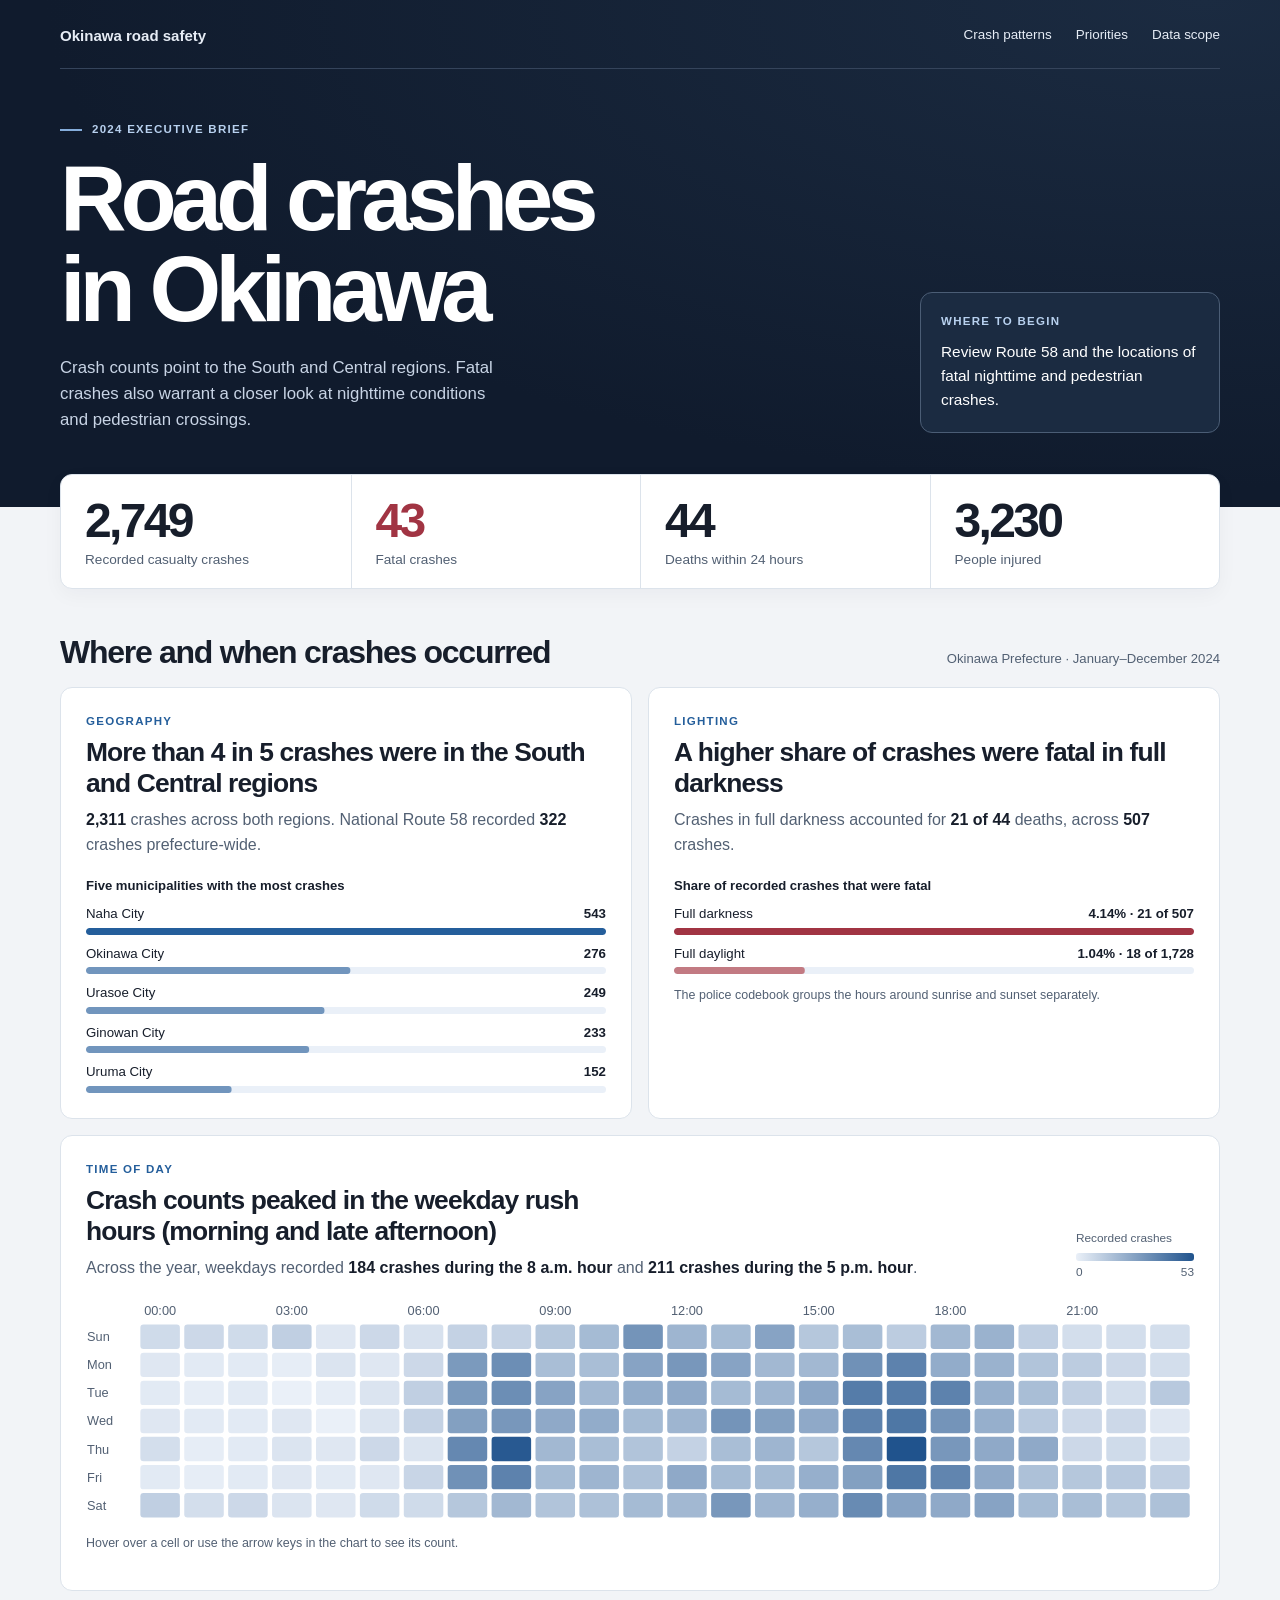
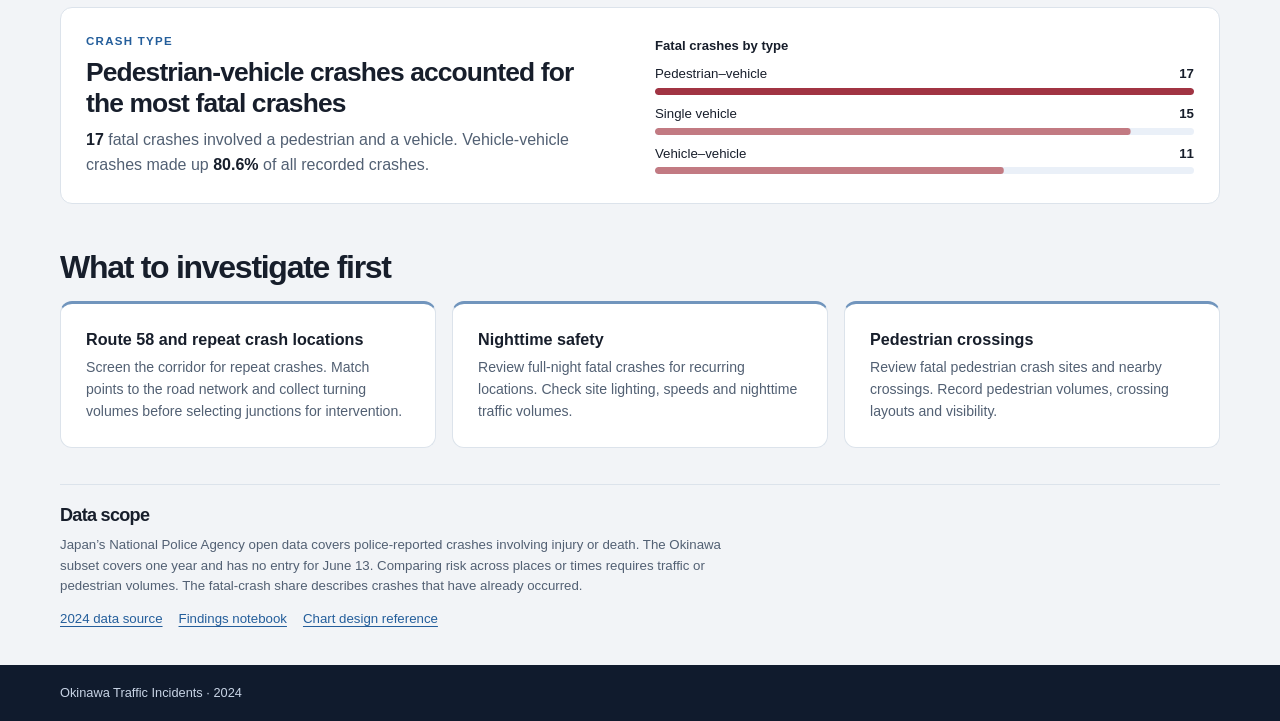
<file: index.html>
<!doctype html>
<html lang="en">
<head>
  <meta charset="utf-8">
  <meta name="viewport" content="width=device-width, initial-scale=1">
  <title>Okinawa road safety | 2024 executive brief</title>
  <link rel="stylesheet" href="styles.css">
  <script defer src="vendor/d3.min.js"></script>
  <script defer src="data.js"></script>
  <script defer src="charts.js"></script>
</head>
<body>
  <header class="masthead">
    <div class="wrap">
      <div class="masthead-bar">
        <a class="wordmark" href="#overview">Okinawa road safety</a>
        <nav aria-label="Report sections">
          <a href="#patterns">Crash patterns</a>
          <a href="#priorities">Priorities</a>
          <a href="#data-scope">Data scope</a>
        </nav>
      </div>
      <div class="intro" id="overview">
        <div>
          <p class="eyebrow"><span class="accent-line"></span>2024 executive brief</p>
          <h1>Road crashes<br>in Okinawa</h1>
          <p class="intro-copy">Crash counts point to the South and Central regions. Fatal crashes also warrant a closer look at nighttime conditions and pedestrian crossings.</p>
        </div>
        <aside class="intro-note">
          <p class="eyebrow">Where to begin</p>
          <p>Review Route 58 and the locations of fatal nighttime and pedestrian crashes.</p>
        </aside>
      </div>
    </div>
  </header>

  <main class="wrap">
    <noscript><p class="notice">Enable JavaScript to display the charts and figures.</p></noscript>
    <section class="metrics" aria-label="2024 in figures">
      <div><p class="metric" data-metric="crashes">—</p><p>Recorded casualty crashes</p></div>
      <div><p class="metric fatal" data-metric="fatal_crashes">—</p><p>Fatal crashes</p></div>
      <div><p class="metric" data-metric="deaths">—</p><p>Deaths within 24 hours</p></div>
      <div><p class="metric" data-metric="injuries">—</p><p>People injured</p></div>
    </section>

    <section class="section" id="patterns">
      <div class="section-header">
        <h2>Where and when crashes occurred</h2>
        <p>Okinawa Prefecture · January–December 2024</p>
      </div>
      <div class="panel-grid">
        <article class="panel">
          <p class="eyebrow">Geography</p>
          <h3>More than 4 in 5 crashes were in the South and Central regions</h3>
          <p><strong id="regional-count"></strong> crashes across both regions. National Route 58 recorded <strong id="route-count"></strong> crashes prefecture-wide.</p>
          <figure>
            <figcaption>Five municipalities with the most crashes</figcaption>
            <div id="municipalities" class="bar-list"></div>
          </figure>
        </article>
        <article class="panel">
          <p class="eyebrow">Lighting</p>
          <h3>A higher share of crashes were fatal in full darkness</h3>
          <p>Crashes in full darkness accounted for <strong id="night-deaths"></strong> deaths, across <strong id="night-crashes"></strong> crashes.</p>
          <figure>
            <figcaption>Share of recorded crashes that were fatal</figcaption>
            <div id="lighting" class="bar-list"></div>
          </figure>
          <p class="chart-note">The police codebook groups the hours around sunrise and sunset separately.</p>
        </article>
      </div>

      <article class="panel time-panel">
        <div class="chart-heading">
          <div>
            <p class="eyebrow">Time of day</p>
            <h3>Crash counts peaked in the weekday rush hours (morning and late afternoon)</h3>
            <p>Across the year, weekdays recorded <strong id="morning-peak"></strong> and <strong id="afternoon-peak"></strong>.</p>
          </div>
          <div class="heat-legend" aria-label="Heatmap color scale">
            <span>Recorded crashes</span>
            <div class="heat-gradient"></div>
            <div class="legend-labels"><span>0</span><span id="heat-max"></span></div>
          </div>
        </div>
        <figure>
          <div class="heat-scroll" tabindex="0" role="region" aria-label="Crash heatmap. On a narrow screen, scroll to see all 24 hours.">
            <div id="heatmap"></div>
          </div>
          <figcaption class="chart-note" id="heat-detail" aria-live="polite">Hover over a cell or use the arrow keys in the chart to see its count.</figcaption>
        </figure>
      </article>

      <article class="panel type-panel">
        <div>
          <p class="eyebrow">Crash type</p>
          <h3>Pedestrian-vehicle crashes accounted for the most fatal crashes</h3>
          <p><strong id="pedestrian-fatal"></strong> fatal crashes involved a pedestrian and a vehicle. Vehicle-vehicle crashes made up <strong id="vehicle-share"></strong> of all recorded crashes.</p>
        </div>
        <figure>
          <figcaption>Fatal crashes by type</figcaption>
          <div id="types" class="bar-list"></div>
        </figure>
      </article>
    </section>

    <section class="section" id="priorities">
      <div class="section-header">
        <h2>What to investigate first</h2>
      </div>
      <div class="priority-grid">
        <article>
          <h3>Route 58 and repeat crash locations</h3>
          <p>Screen the corridor for repeat crashes. Match points to the road network and collect turning volumes before selecting junctions for intervention.</p>
        </article>
        <article>
          <h3>Nighttime safety</h3>
          <p>Review full-night fatal crashes for recurring locations. Check site lighting, speeds and nighttime traffic volumes.</p>
        </article>
        <article>
          <h3>Pedestrian crossings</h3>
          <p>Review fatal pedestrian crash sites and nearby crossings. Record pedestrian volumes, crossing layouts and visibility.</p>
        </article>
      </div>
    </section>

    <section class="scope" id="data-scope">
      <h2>Data scope</h2>
      <p>Japan’s National Police Agency open data covers police-reported crashes involving injury or death. The Okinawa subset covers one year and has no entry for June 13. Comparing risk across places or times requires traffic or pedestrian volumes. The fatal-crash share describes crashes that have already occurred.</p>
      <p class="sources">
        <a href="https://www.npa.go.jp/publications/statistics/koutsuu/opendata/2024/opendata_2024.html">2024 data source</a>
        <a href="https://github.com/OutlierAud/Crash-Boom-Bang/blob/main/notebooks/06_findings_and_recommendations.ipynb">Findings notebook</a>
        <a href="https://d3-graph-gallery.com/">Chart design reference</a>
      </p>
    </section>
  </main>

  <footer><div class="wrap">Okinawa Traffic Incidents · 2024</div></footer>
</body>
</html>
</file>
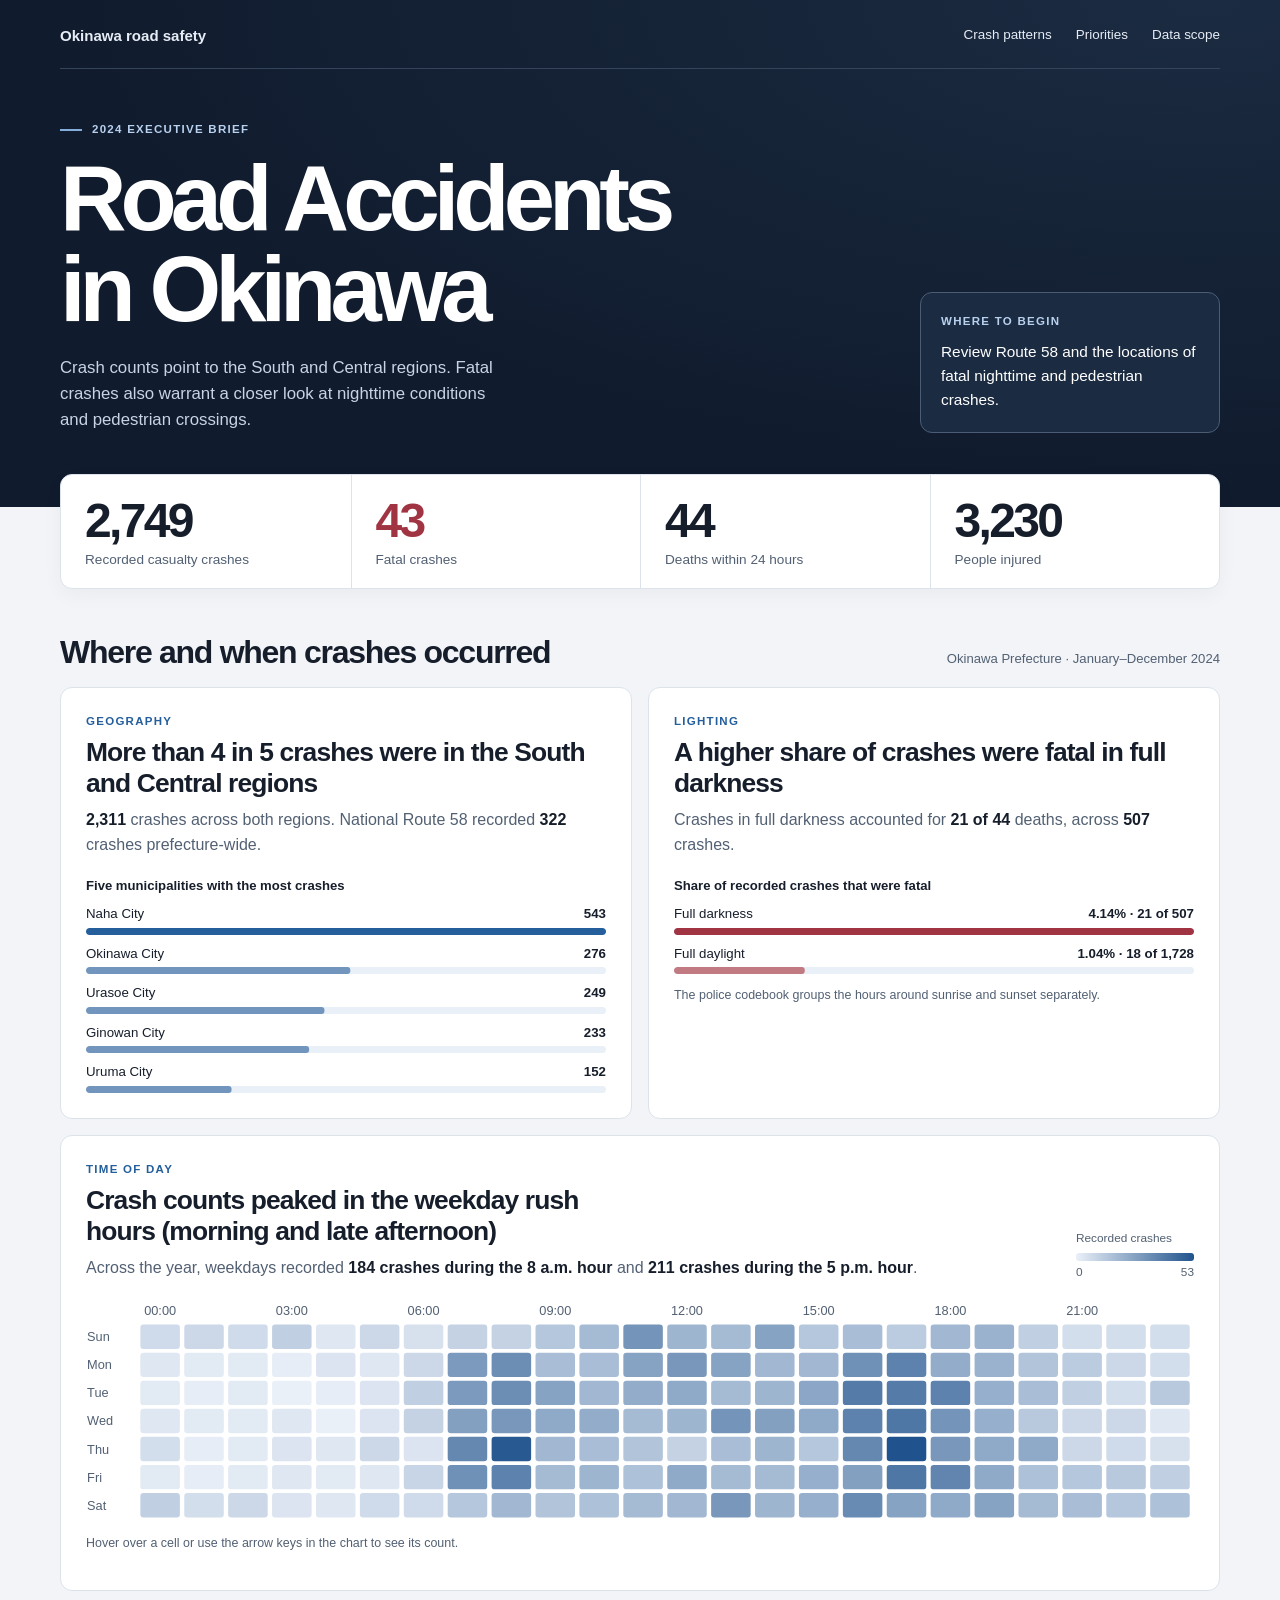
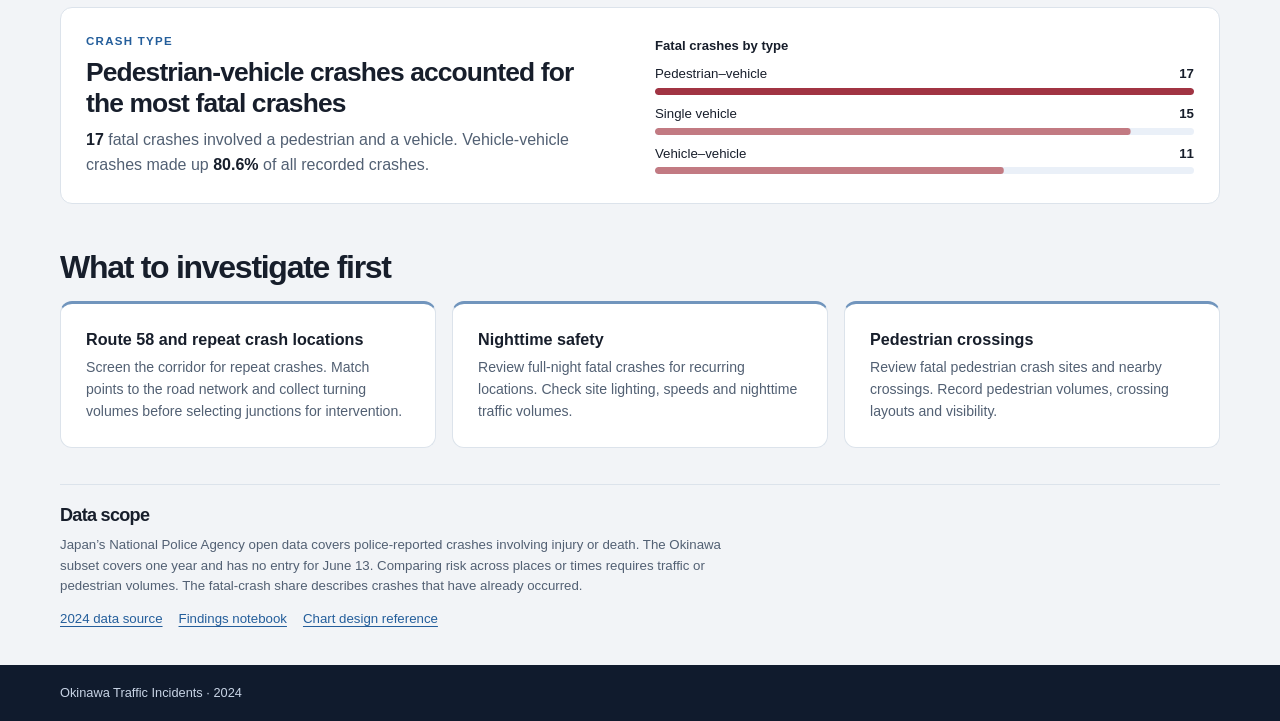
<file: executive_report/index.html>
<!doctype html>
<html lang="en">
<head>
  <meta charset="utf-8">
  <meta name="viewport" content="width=device-width, initial-scale=1">
  <title>Okinawa road safety | 2024 executive brief</title>
  <link rel="stylesheet" href="styles.css">
  <script defer src="vendor/d3.min.js"></script>
  <script defer src="data.js"></script>
  <script defer src="charts.js"></script>
</head>
<body>
  <header class="masthead">
    <div class="wrap">
      <div class="masthead-bar">
        <a class="wordmark" href="#overview">Okinawa road safety</a>
        <nav aria-label="Report sections">
          <a href="#patterns">Crash patterns</a>
          <a href="#priorities">Priorities</a>
          <a href="#data-scope">Data scope</a>
        </nav>
      </div>
      <div class="intro" id="overview">
        <div>
          <p class="eyebrow"><span class="accent-line"></span>2024 executive brief</p>
          <h1>Road Accidents<br>in Okinawa</h1>
          <p class="intro-copy">Crash counts point to the South and Central regions. Fatal crashes also warrant a closer look at nighttime conditions and pedestrian crossings.</p>
        </div>
        <aside class="intro-note">
          <p class="eyebrow">Where to begin</p>
          <p>Review Route 58 and the locations of fatal nighttime and pedestrian crashes.</p>
        </aside>
      </div>
    </div>
  </header>

  <main class="wrap">
    <noscript><p class="notice">Enable JavaScript to display the charts and figures.</p></noscript>
    <section class="metrics" aria-label="2024 in figures">
      <div><p class="metric" data-metric="crashes">—</p><p>Recorded casualty crashes</p></div>
      <div><p class="metric fatal" data-metric="fatal_crashes">—</p><p>Fatal crashes</p></div>
      <div><p class="metric" data-metric="deaths">—</p><p>Deaths within 24 hours</p></div>
      <div><p class="metric" data-metric="injuries">—</p><p>People injured</p></div>
    </section>

    <section class="section" id="patterns">
      <div class="section-header">
        <h2>Where and when crashes occurred</h2>
        <p>Okinawa Prefecture · January–December 2024</p>
      </div>
      <div class="panel-grid">
        <article class="panel">
          <p class="eyebrow">Geography</p>
          <h3>More than 4 in 5 crashes were in the South and Central regions</h3>
          <p><strong id="regional-count"></strong> crashes across both regions. National Route 58 recorded <strong id="route-count"></strong> crashes prefecture-wide.</p>
          <figure>
            <figcaption>Five municipalities with the most crashes</figcaption>
            <div id="municipalities" class="bar-list"></div>
          </figure>
        </article>
        <article class="panel">
          <p class="eyebrow">Lighting</p>
          <h3>A higher share of crashes were fatal in full darkness</h3>
          <p>Crashes in full darkness accounted for <strong id="night-deaths"></strong> deaths, across <strong id="night-crashes"></strong> crashes.</p>
          <figure>
            <figcaption>Share of recorded crashes that were fatal</figcaption>
            <div id="lighting" class="bar-list"></div>
          </figure>
          <p class="chart-note">The police codebook groups the hours around sunrise and sunset separately.</p>
        </article>
      </div>

      <article class="panel time-panel">
        <div class="chart-heading">
          <div>
            <p class="eyebrow">Time of day</p>
            <h3>Crash counts peaked in the weekday rush hours (morning and late afternoon)</h3>
            <p>Across the year, weekdays recorded <strong id="morning-peak"></strong> and <strong id="afternoon-peak"></strong>.</p>
          </div>
          <div class="heat-legend" aria-label="Heatmap color scale">
            <span>Recorded crashes</span>
            <div class="heat-gradient"></div>
            <div class="legend-labels"><span>0</span><span id="heat-max"></span></div>
          </div>
        </div>
        <figure>
          <div class="heat-scroll" tabindex="0" role="region" aria-label="Crash heatmap. On a narrow screen, scroll to see all 24 hours.">
            <div id="heatmap"></div>
          </div>
          <figcaption class="chart-note" id="heat-detail" aria-live="polite">Hover over a cell or use the arrow keys in the chart to see its count.</figcaption>
        </figure>
      </article>

      <article class="panel type-panel">
        <div>
          <p class="eyebrow">Crash type</p>
          <h3>Pedestrian-vehicle crashes accounted for the most fatal crashes</h3>
          <p><strong id="pedestrian-fatal"></strong> fatal crashes involved a pedestrian and a vehicle. Vehicle-vehicle crashes made up <strong id="vehicle-share"></strong> of all recorded crashes.</p>
        </div>
        <figure>
          <figcaption>Fatal crashes by type</figcaption>
          <div id="types" class="bar-list"></div>
        </figure>
      </article>
    </section>

    <section class="section" id="priorities">
      <div class="section-header">
        <h2>What to investigate first</h2>
      </div>
      <div class="priority-grid">
        <article>
          <h3>Route 58 and repeat crash locations</h3>
          <p>Screen the corridor for repeat crashes. Match points to the road network and collect turning volumes before selecting junctions for intervention.</p>
        </article>
        <article>
          <h3>Nighttime safety</h3>
          <p>Review full-night fatal crashes for recurring locations. Check site lighting, speeds and nighttime traffic volumes.</p>
        </article>
        <article>
          <h3>Pedestrian crossings</h3>
          <p>Review fatal pedestrian crash sites and nearby crossings. Record pedestrian volumes, crossing layouts and visibility.</p>
        </article>
      </div>
    </section>

    <section class="scope" id="data-scope">
      <h2>Data scope</h2>
      <p>Japan’s National Police Agency open data covers police-reported crashes involving injury or death. The Okinawa subset covers one year and has no entry for June 13. Comparing risk across places or times requires traffic or pedestrian volumes. The fatal-crash share describes crashes that have already occurred.</p>
      <p class="sources">
        <a href="https://www.npa.go.jp/publications/statistics/koutsuu/opendata/2024/opendata_2024.html">2024 data source</a>
        <a href="../notebooks/06_findings_and_recommendations.ipynb">Findings notebook</a>
        <a href="https://d3-graph-gallery.com/">Chart design reference</a>
      </p>
    </section>
  </main>

  <footer><div class="wrap">Okinawa Traffic Incidents · 2024</div></footer>
</body>
</html>
</file>
<file: styles.css>
:root {
  --background: #f2f4f7;
  --surface: #ffffff;
  --ink: #171e2b;
  --muted: #526073;
  --line: #dce3eb;
  --navy: #101b2d;
  --navy-soft: #1b2b41;
  --blue: #245e9b;
  --blue-muted: #7195bd;
  --heat-low: #eaf0f8;
  --heat-high: #20538d;
  --red: #a13443;
  --red-muted: #c27a82;
  --font: "Inter", -apple-system, BlinkMacSystemFont, "Segoe UI", sans-serif;
}

* { box-sizing: border-box; }
html { scroll-behavior: smooth; }
body {
  margin: 0;
  background: var(--background);
  color: var(--ink);
  font: 400 1rem/1.55 var(--font);
}
h1, h2, h3, p, figure { margin: 0; }
a { color: var(--blue); text-underline-offset: 0.2em; }
:focus-visible { outline: 2px solid #547fb4; outline-offset: 4px; }
.wrap { width: min(1160px, calc(100% - 72px)); margin: 0 auto; }

.masthead {
  background: radial-gradient(ellipse at 94% 0%, var(--navy-soft), var(--navy) 68%);
  color: white;
}
.masthead-bar {
  display: flex;
  justify-content: space-between;
  align-items: center;
  gap: 1rem;
  padding: 24px 0 21px;
  border-bottom: 1px solid #35445b;
}
.masthead-bar a { color: #e7edf6; text-decoration: none; }
.masthead-bar a:hover { text-decoration: underline; }
.wordmark { font-size: 0.94rem; font-weight: 700; }
nav { display: flex; flex-wrap: wrap; gap: 24px; font-size: 0.84rem; }
.intro {
  display: grid;
  grid-template-columns: 1fr 300px;
  align-items: end;
  gap: 32px;
  padding: 52px 0 74px;
}
.eyebrow {
  color: var(--blue);
  font-size: 0.72rem;
  font-weight: 750;
  letter-spacing: 0.11em;
  text-transform: uppercase;
}
.masthead .eyebrow { color: #b8d1ef; }
.accent-line {
  display: inline-block;
  width: 22px;
  height: 2px;
  margin: 0 10px 0 0;
  vertical-align: middle;
  background: #85addc;
}
h1 {
  font-size: clamp(3.1rem, 7.2vw, 6rem);
  font-weight: 720;
  line-height: 0.99;
  letter-spacing: -0.065em;
  margin: 14px 0 19px;
}
.intro-copy { color: #c8d4e5; max-width: 48ch; font-size: 1.05rem; }
.intro-note {
  border: 1px solid #4b5d75;
  border-radius: 12px;
  padding: 20px;
  background: #1b2b41;
}
.intro-note p + p { margin-top: 9px; font-size: 0.96rem; }

.metrics {
  display: grid;
  grid-template-columns: repeat(4, 1fr);
  position: relative;
  margin-top: -33px;
  border: 1px solid var(--line);
  border-radius: 12px;
  background: var(--surface);
  box-shadow: 0 6px 20px #17243b0a;
}
.metrics > div { min-width: 0; padding: 18px 24px; }
.metrics > div + div { border-left: 1px solid var(--line); }
.metrics p + p { color: var(--muted); font-size: 0.85rem; }
.metric {
  font-size: clamp(2rem, 4vw, 3rem);
  line-height: 1.18;
  letter-spacing: -0.055em;
  font-weight: 720;
  font-variant-numeric: tabular-nums;
}
.fatal { color: var(--red); }
.section { margin-top: 44px; scroll-margin-top: 22px; }
.section-header {
  display: flex;
  justify-content: space-between;
  align-items: baseline;
  flex-wrap: wrap;
  gap: 4px 16px;
  margin-bottom: 15px;
}
h2 { font-size: clamp(1.48rem, 2.8vw, 2rem); line-height: 1.2; letter-spacing: -0.04em; }
.section-header p { color: var(--muted); font-size: 0.82rem; }
.panel-grid, .priority-grid { display: grid; gap: 16px; }
.panel-grid { grid-template-columns: repeat(2, minmax(0, 1fr)); }
.panel, .priority-grid article {
  min-width: 0;
  background: var(--surface);
  border: 1px solid var(--line);
  border-radius: 12px;
  padding: 25px;
}
.panel h3 {
  font-size: clamp(1.22rem, 2.2vw, 1.65rem);
  line-height: 1.2;
  letter-spacing: -0.033em;
  margin: 6px 0 8px;
  max-width: 36ch;
}
.panel p:not(.eyebrow), .priority-grid p, .scope p { color: var(--muted); }
.panel p strong { color: var(--ink); }
figure { margin-top: 18px; }
figcaption { color: var(--ink); font-size: 0.82rem; font-weight: 700; margin-bottom: 8px; }
.bar-list { display: grid; gap: 9px; }
.bar-row { display: grid; gap: 3px; }
.bar-label { display: flex; justify-content: space-between; gap: 8px; font-size: 0.83rem; }
.bar-value { font-weight: 700; font-variant-numeric: tabular-nums; text-align: right; }
.bar-track { display: block; width: 100%; height: 7px; border-radius: 4px; overflow: hidden; }
.chart-note { color: var(--muted); font-size: 0.78rem; font-weight: 400; margin-top: 12px; margin-bottom: 0; }
.time-panel, .type-panel { margin-top: 16px; }
.chart-heading { display: flex; justify-content: space-between; gap: 20px; align-items: end; }
.heat-legend { min-width: 118px; color: var(--muted); font-size: 0.74rem; }
.heat-gradient { height: 8px; margin: 5px 0 2px; border-radius: 3px; }
.legend-labels { display: flex; justify-content: space-between; font-variant-numeric: tabular-nums; }
.heat-scroll { overflow-x: auto; }
#heatmap svg { display: block; width: 100%; min-width: 640px; }
.heat-label { fill: var(--muted); font-size: 12px; }
.heat-cell { cursor: default; }
.heat-cell:focus { outline: none; }
.heat-cell:hover, .heat-cell:focus-visible { stroke: var(--navy); stroke-width: 2.5; }
#heat-detail { min-height: 2.5em; }
.type-panel { display: grid; grid-template-columns: 1fr 1fr; gap: 30px; align-items: center; }
.type-panel figure { margin: 0; }
.priority-grid { grid-template-columns: repeat(3, minmax(0, 1fr)); }
.priority-grid article { border-top: 3px solid var(--blue-muted); }
.priority-grid h3 { font-size: 1.01rem; line-height: 1.3; margin-bottom: 7px; }
.priority-grid p { font-size: 0.88rem; }
.scope { margin: 36px 0; border-top: 1px solid var(--line); padding-top: 20px; }
.scope h2 { font-size: 1.13rem; margin-bottom: 8px; }
.scope p { font-size: 0.83rem; max-width: 92ch; }
.sources { display: flex; flex-wrap: wrap; gap: 8px 16px; margin-top: 12px; }
footer { background: var(--navy); color: #c8d4e5; padding: 18px 0; font-size: 0.8rem; }

@media (max-width: 780px) {
  .wrap { width: calc(100% - 36px); }
  .intro { grid-template-columns: 1fr; gap: 18px; padding-top: 33px; }
  .intro-note { max-width: 480px; }
  .panel-grid, .type-panel { grid-template-columns: 1fr; }
  .priority-grid { grid-template-columns: 1fr; gap: 10px; }
  .panel, .priority-grid article { padding: 18px; }
  .type-panel { gap: 14px; }
}
@media (max-width: 530px) {
  .masthead-bar { align-items: flex-start; flex-direction: column; gap: 8px; padding: 15px 0; }
  nav { gap: 16px; }
  .metrics { grid-template-columns: repeat(2, 1fr); }
  .metrics > div { padding: 13px 15px; }
  .metrics > div:nth-child(3) { border-left: 0; }
  .metrics > div:nth-child(n + 3) { border-top: 1px solid var(--line); }
  .chart-heading { align-items: start; flex-direction: column; gap: 8px; }
  .section { margin-top: 31px; }
}
@media (prefers-reduced-motion: reduce) {
  html { scroll-behavior: auto; }
}
</file>
<file: executive_report/styles.css>
:root {
  --background: #f2f4f7;
  --surface: #ffffff;
  --ink: #171e2b;
  --muted: #526073;
  --line: #dce3eb;
  --navy: #101b2d;
  --navy-soft: #1b2b41;
  --blue: #245e9b;
  --blue-muted: #7195bd;
  --heat-low: #eaf0f8;
  --heat-high: #20538d;
  --red: #a13443;
  --red-muted: #c27a82;
  --font: "Inter", -apple-system, BlinkMacSystemFont, "Segoe UI", sans-serif;
}

* { box-sizing: border-box; }
html { scroll-behavior: smooth; }
body {
  margin: 0;
  background: var(--background);
  color: var(--ink);
  font: 400 1rem/1.55 var(--font);
}
h1, h2, h3, p, figure { margin: 0; }
a { color: var(--blue); text-underline-offset: 0.2em; }
:focus-visible { outline: 2px solid #547fb4; outline-offset: 4px; }
.wrap { width: min(1160px, calc(100% - 72px)); margin: 0 auto; }

.masthead {
  background: radial-gradient(ellipse at 94% 0%, var(--navy-soft), var(--navy) 68%);
  color: white;
}
.masthead-bar {
  display: flex;
  justify-content: space-between;
  align-items: center;
  gap: 1rem;
  padding: 24px 0 21px;
  border-bottom: 1px solid #35445b;
}
.masthead-bar a { color: #e7edf6; text-decoration: none; }
.masthead-bar a:hover { text-decoration: underline; }
.wordmark { font-size: 0.94rem; font-weight: 700; }
nav { display: flex; flex-wrap: wrap; gap: 24px; font-size: 0.84rem; }
.intro {
  display: grid;
  grid-template-columns: 1fr 300px;
  align-items: end;
  gap: 32px;
  padding: 52px 0 74px;
}
.eyebrow {
  color: var(--blue);
  font-size: 0.72rem;
  font-weight: 750;
  letter-spacing: 0.11em;
  text-transform: uppercase;
}
.masthead .eyebrow { color: #b8d1ef; }
.accent-line {
  display: inline-block;
  width: 22px;
  height: 2px;
  margin: 0 10px 0 0;
  vertical-align: middle;
  background: #85addc;
}
h1 {
  font-size: clamp(3.1rem, 7.2vw, 6rem);
  font-weight: 720;
  line-height: 0.99;
  letter-spacing: -0.065em;
  margin: 14px 0 19px;
}
.intro-copy { color: #c8d4e5; max-width: 48ch; font-size: 1.05rem; }
.intro-note {
  border: 1px solid #4b5d75;
  border-radius: 12px;
  padding: 20px;
  background: #1b2b41;
}
.intro-note p + p { margin-top: 9px; font-size: 0.96rem; }

.metrics {
  display: grid;
  grid-template-columns: repeat(4, 1fr);
  position: relative;
  margin-top: -33px;
  border: 1px solid var(--line);
  border-radius: 12px;
  background: var(--surface);
  box-shadow: 0 6px 20px #17243b0a;
}
.metrics > div { min-width: 0; padding: 18px 24px; }
.metrics > div + div { border-left: 1px solid var(--line); }
.metrics p + p { color: var(--muted); font-size: 0.85rem; }
.metric {
  font-size: clamp(2rem, 4vw, 3rem);
  line-height: 1.18;
  letter-spacing: -0.055em;
  font-weight: 720;
  font-variant-numeric: tabular-nums;
}
.fatal { color: var(--red); }
.section { margin-top: 44px; scroll-margin-top: 22px; }
.section-header {
  display: flex;
  justify-content: space-between;
  align-items: baseline;
  flex-wrap: wrap;
  gap: 4px 16px;
  margin-bottom: 15px;
}
h2 { font-size: clamp(1.48rem, 2.8vw, 2rem); line-height: 1.2; letter-spacing: -0.04em; }
.section-header p { color: var(--muted); font-size: 0.82rem; }
.panel-grid, .priority-grid { display: grid; gap: 16px; }
.panel-grid { grid-template-columns: repeat(2, minmax(0, 1fr)); }
.panel, .priority-grid article {
  min-width: 0;
  background: var(--surface);
  border: 1px solid var(--line);
  border-radius: 12px;
  padding: 25px;
}
.panel h3 {
  font-size: clamp(1.22rem, 2.2vw, 1.65rem);
  line-height: 1.2;
  letter-spacing: -0.033em;
  margin: 6px 0 8px;
  max-width: 36ch;
}
.panel p:not(.eyebrow), .priority-grid p, .scope p { color: var(--muted); }
.panel p strong { color: var(--ink); }
figure { margin-top: 18px; }
figcaption { color: var(--ink); font-size: 0.82rem; font-weight: 700; margin-bottom: 8px; }
.bar-list { display: grid; gap: 9px; }
.bar-row { display: grid; gap: 3px; }
.bar-label { display: flex; justify-content: space-between; gap: 8px; font-size: 0.83rem; }
.bar-value { font-weight: 700; font-variant-numeric: tabular-nums; text-align: right; }
.bar-track { display: block; width: 100%; height: 7px; border-radius: 4px; overflow: hidden; }
.chart-note { color: var(--muted); font-size: 0.78rem; font-weight: 400; margin-top: 12px; margin-bottom: 0; }
.time-panel, .type-panel { margin-top: 16px; }
.chart-heading { display: flex; justify-content: space-between; gap: 20px; align-items: end; }
.heat-legend { min-width: 118px; color: var(--muted); font-size: 0.74rem; }
.heat-gradient { height: 8px; margin: 5px 0 2px; border-radius: 3px; }
.legend-labels { display: flex; justify-content: space-between; font-variant-numeric: tabular-nums; }
.heat-scroll { overflow-x: auto; }
#heatmap svg { display: block; width: 100%; min-width: 640px; }
.heat-label { fill: var(--muted); font-size: 12px; }
.heat-cell { cursor: default; }
.heat-cell:focus { outline: none; }
.heat-cell:hover, .heat-cell:focus-visible { stroke: var(--navy); stroke-width: 2.5; }
#heat-detail { min-height: 2.5em; }
.type-panel { display: grid; grid-template-columns: 1fr 1fr; gap: 30px; align-items: center; }
.type-panel figure { margin: 0; }
.priority-grid { grid-template-columns: repeat(3, minmax(0, 1fr)); }
.priority-grid article { border-top: 3px solid var(--blue-muted); }
.priority-grid h3 { font-size: 1.01rem; line-height: 1.3; margin-bottom: 7px; }
.priority-grid p { font-size: 0.88rem; }
.scope { margin: 36px 0; border-top: 1px solid var(--line); padding-top: 20px; }
.scope h2 { font-size: 1.13rem; margin-bottom: 8px; }
.scope p { font-size: 0.83rem; max-width: 92ch; }
.sources { display: flex; flex-wrap: wrap; gap: 8px 16px; margin-top: 12px; }
footer { background: var(--navy); color: #c8d4e5; padding: 18px 0; font-size: 0.8rem; }

@media (max-width: 780px) {
  .wrap { width: calc(100% - 36px); }
  .intro { grid-template-columns: 1fr; gap: 18px; padding-top: 33px; }
  .intro-note { max-width: 480px; }
  .panel-grid, .type-panel { grid-template-columns: 1fr; }
  .priority-grid { grid-template-columns: 1fr; gap: 10px; }
  .panel, .priority-grid article { padding: 18px; }
  .type-panel { gap: 14px; }
}
@media (max-width: 530px) {
  .masthead-bar { align-items: flex-start; flex-direction: column; gap: 8px; padding: 15px 0; }
  nav { gap: 16px; }
  .metrics { grid-template-columns: repeat(2, 1fr); }
  .metrics > div { padding: 13px 15px; }
  .metrics > div:nth-child(3) { border-left: 0; }
  .metrics > div:nth-child(n + 3) { border-top: 1px solid var(--line); }
  .chart-heading { align-items: start; flex-direction: column; gap: 8px; }
  .section { margin-top: 31px; }
}
@media (prefers-reduced-motion: reduce) {
  html { scroll-behavior: auto; }
}
</file>
